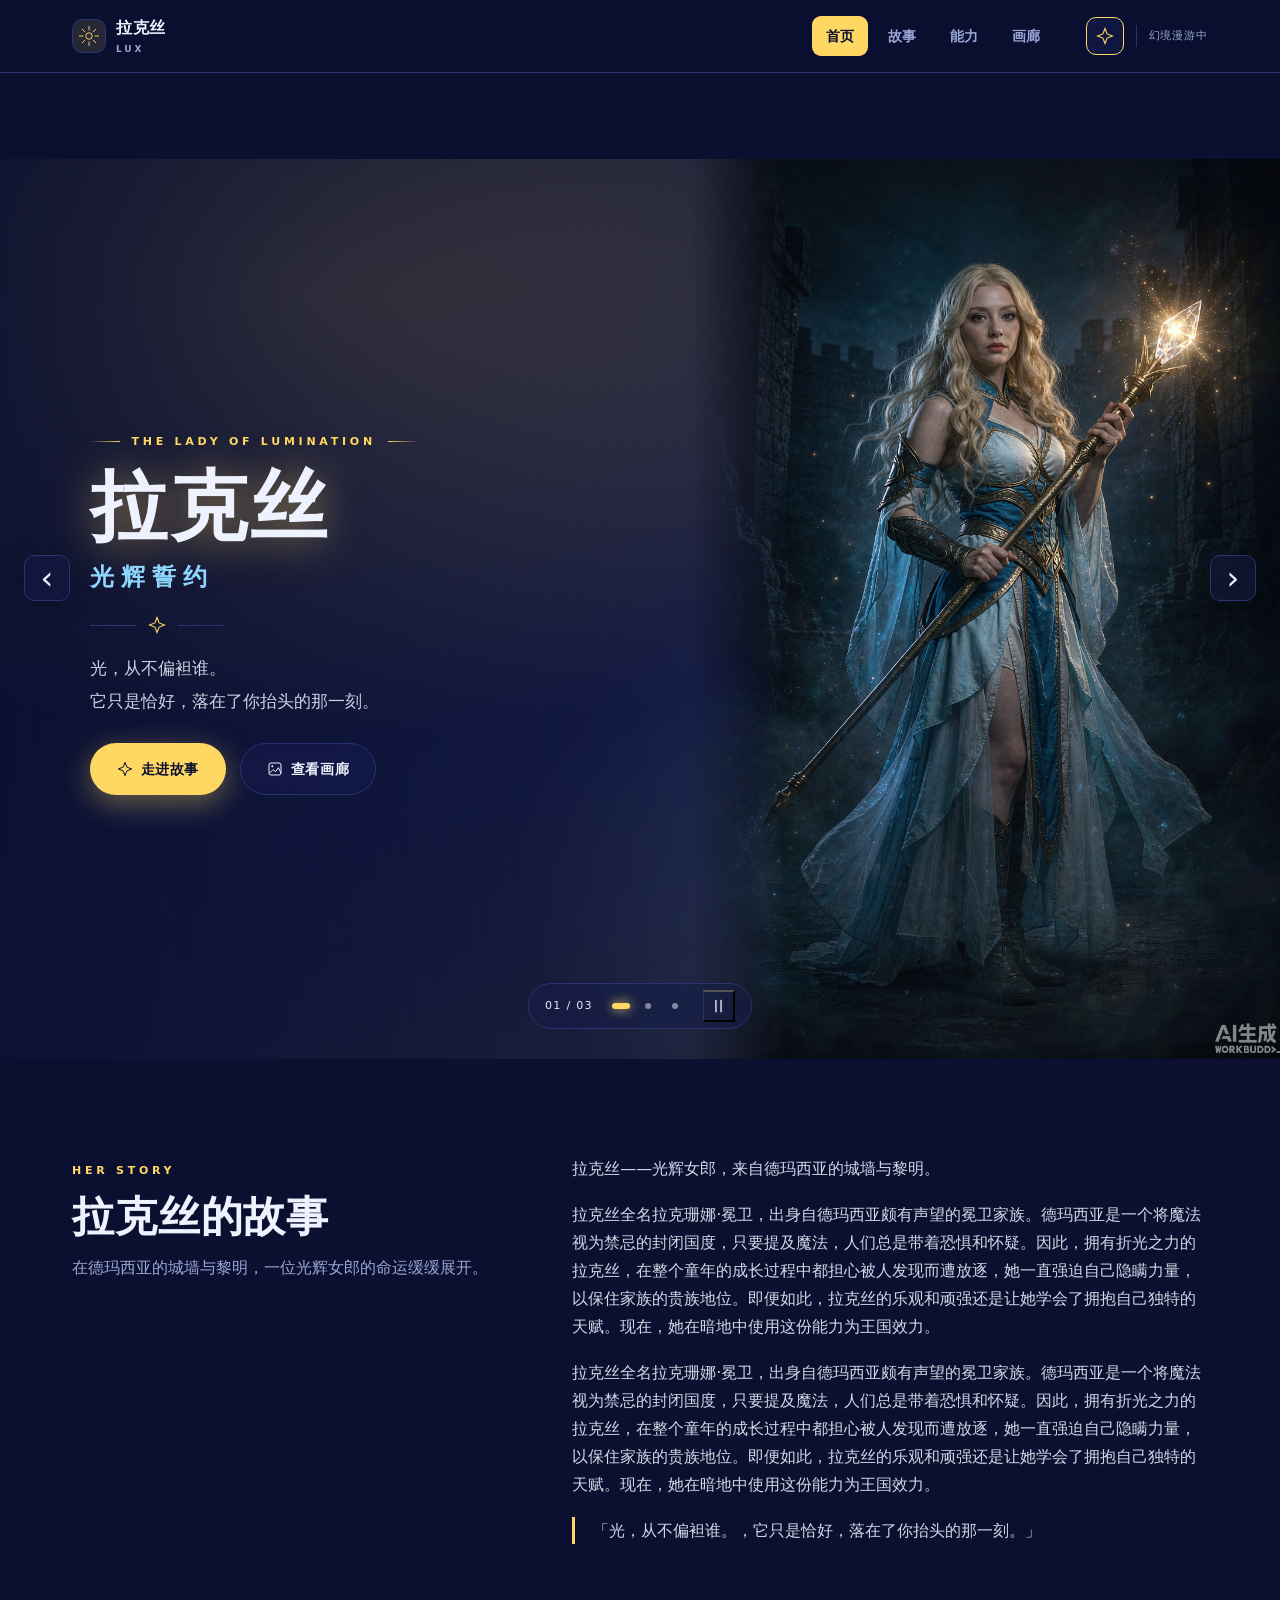
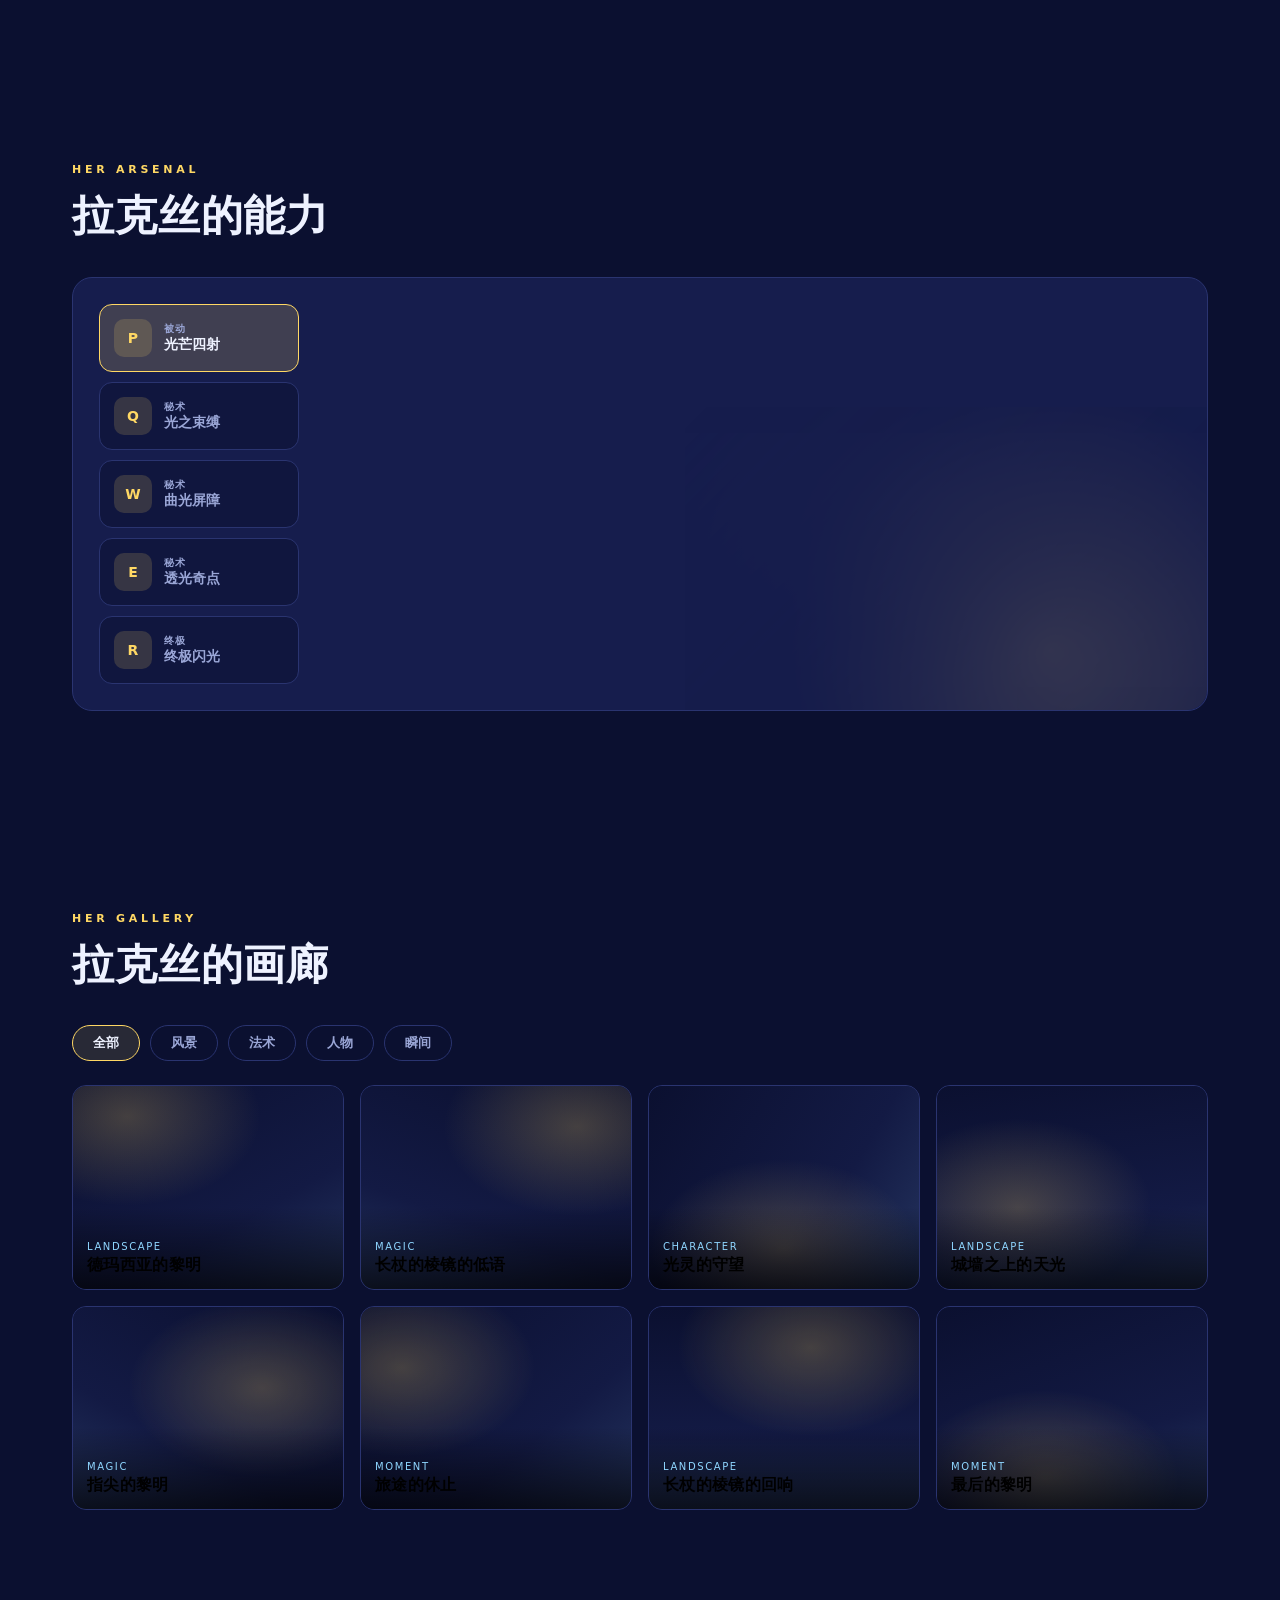
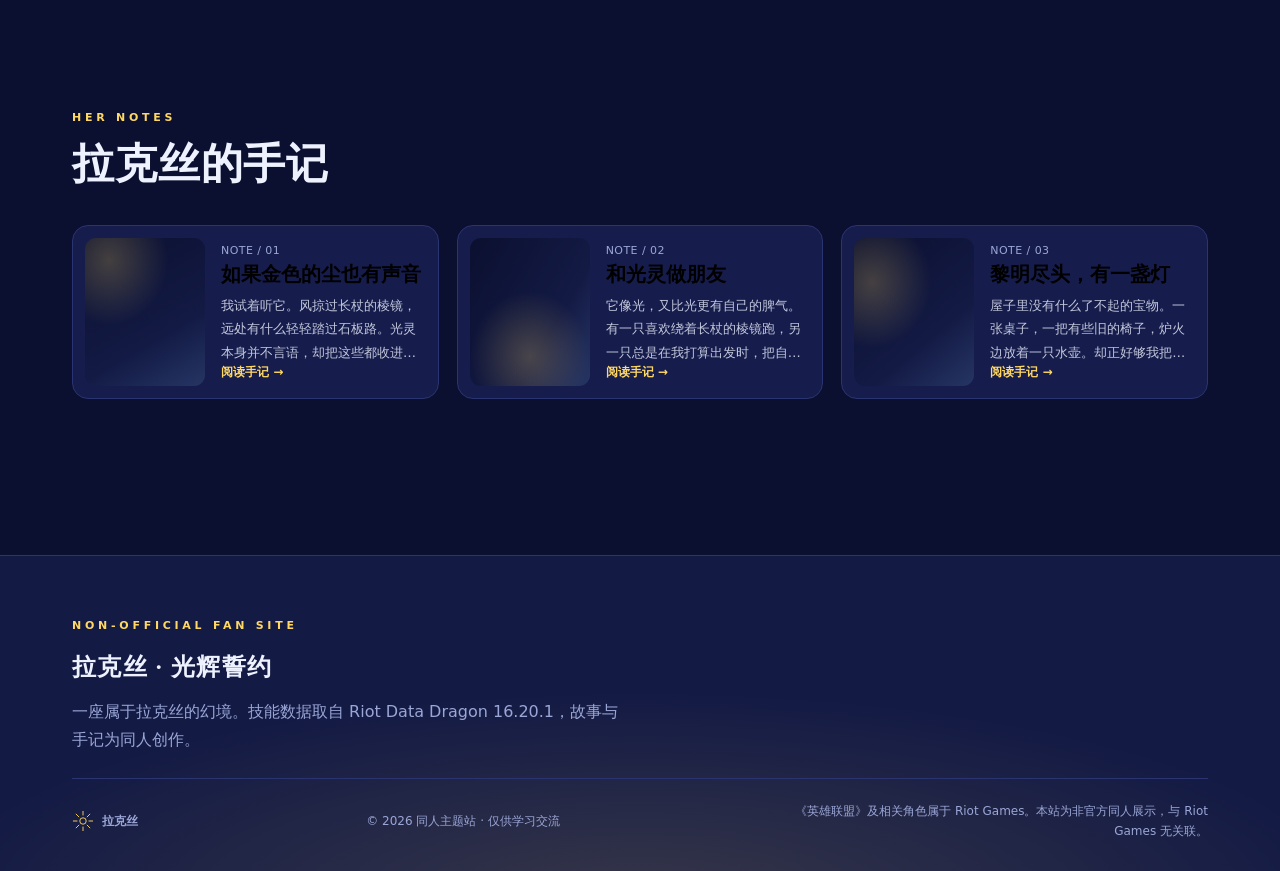
<file: index.html>
<!doctype html>
<html lang="zh-CN">
<head>
  <meta charset="utf-8">
  <meta name="viewport" content="width=device-width, initial-scale=1">
  <meta name="theme-color" content="#0b1030">
  <meta name="description" content="拉克丝（光辉女郎）非官方同人主题站——在德玛西亚的城墙与黎明的幻境里，重温她的技能、故事与瞬间。">
  <title>拉克丝 · 光辉誓约</title>
  <link rel="icon" type="image/svg+xml" href="assets/favicon.svg">
  <link rel="stylesheet" href="styles.css">
  <script src="script.js" defer></script>
</head>
<body>
  <a class="skip-link" href="#main">跳到主要内容</a>
  <svg class="icon-library" aria-hidden="true" xmlns="http://www.w3.org/2000/svg">
    <symbol id="icon-sigil" viewBox="0 0 48 48"><circle cx="24" cy="24" r="7" fill="none" stroke="currentColor" stroke-width="2"/><g stroke="currentColor" stroke-width="2" stroke-linecap="round"><line x1="24" y1="3" x2="24" y2="11"/><line x1="24" y1="37" x2="24" y2="45"/><line x1="3" y1="24" x2="11" y2="24"/><line x1="37" y1="24" x2="45" y2="24"/><line x1="9" y1="9" x2="15" y2="15"/><line x1="33" y1="33" x2="39" y2="39"/><line x1="39" y1="9" x2="33" y2="15"/><line x1="15" y1="33" x2="9" y2="39"/></g></symbol>
    <symbol id="icon-star" viewBox="0 0 24 24"><path d="m12 2 2.8 7.2L22 12l-7.2 2.8L12 22l-2.8-7.2L2 12l7.2-2.8L12 2Z" fill="none" stroke="currentColor" stroke-width="1.5"/></symbol>
    <symbol id="icon-moon" viewBox="0 0 24 24"><path d="M20.8 14A9 9 0 0 1 10 3.2 9 9 0 1 0 20.8 14Z" fill="none" stroke="currentColor" stroke-width="1.5"/></symbol>
    <symbol id="icon-image" viewBox="0 0 24 24"><rect x="3" y="3" width="18" height="18" rx="3" fill="none" stroke="currentColor" stroke-width="1.5"/><circle cx="8" cy="8" r="1.5" fill="currentColor"/><path d="m4 18 5-5 4 3 4-6 4 8" fill="none" stroke="currentColor" stroke-width="1.5"/></symbol>
    <symbol id="icon-book" viewBox="0 0 24 24"><path d="M12 6C9 3 5 3 2 4v15c4-1 7 0 10 2 3-2 6-3 10-2V4c-3-1-7-1-10 2Zm0 0v15" fill="none" stroke="currentColor" stroke-width="1.5"/></symbol>
  </svg>

  <header class="site-header">
    <nav class="navigation" aria-label="主导航">
      <a class="brand" href="#home" aria-label="拉克丝首页"><span class="brand-mark"><svg><use href="#icon-sigil"/></svg></span><span>拉克丝<small>LUX</small></span></a>
      <div class="nav-links" id="nav-menu">
        <a href="#home" class="active">首页</a><a href="#story-detail">故事</a><a href="#ability-detail">能力</a><a href="#gallery">画廊</a>
      </div>
      <div class="nav-tools"><button class="icon-button atmosphere-button" type="button" aria-label="关闭粒子效果" aria-pressed="true" title="粒子效果"><svg><use href="#icon-star"/></svg></button><span class="nav-divider"></span><span class="nav-note">幻境漫游中</span><button class="menu-toggle icon-button" type="button" aria-controls="nav-menu" aria-expanded="false" aria-label="打开导航菜单"><span></span><span></span></button></div>
    </nav>
  </header>

  <main id="main">
    <section id="home" class="hero" aria-labelledby="hero-title" aria-roledescription="轮播图">
      <div class="hero-slides"><div class="hero-track" id="hero-track">
        <div class="hero-image" data-label="主视觉" role="img" aria-label="主视觉：拉克丝的主题幻境" aria-hidden="true" style="background:radial-gradient(120% 90% at 25% 15%, #ffd86440 0%, transparent 55%), radial-gradient(90% 80% at 85% 80%, #8fd6ff2e 0%, transparent 50%), linear-gradient(155deg, #0b1030 0%, #131a44 55%, #ffd8641f 100%)"></div>
<div class="hero-image" data-label="幻境" role="img" aria-label="幻境：拉克丝的主题幻境" aria-hidden="true" style="background:radial-gradient(100% 100% at 80% 20%, #8fd6ff33 0%, transparent 55%), linear-gradient(200deg, #131a44 0%, #0b1030 60%, #ffd86422 100%)"></div>
<div class="hero-image" data-label="余光" role="img" aria-label="余光：拉克丝的主题幻境" aria-hidden="true" style="background:radial-gradient(110% 90% at 50% 90%, #ffd86433 0%, transparent 55%), linear-gradient(120deg, #0b1030 0%, #131a44 70%, #8fd6ff1f 100%)"></div>
      </div></div>
      <div class="hero-shade"></div><div class="particles" aria-hidden="true"></div>
      <div class="hero-portrait"><img src="assets/hero.png" alt="拉克丝（光辉女郎）角色形象插画" width="1024" height="1536" fetchpriority="high"></div>
      <button class="hero-arrow hero-previous icon-button" type="button" aria-label="上一张主视觉" aria-controls="hero-track" hidden>‹</button>
      <button class="hero-arrow hero-next icon-button" type="button" aria-label="下一张主视觉" aria-controls="hero-track" hidden>›</button>
      <div class="hero-content">
        <p class="eyebrow"><span></span> THE LADY OF LUMINATION <span></span></p>
        <h1 id="hero-title">拉克丝</h1>
        <p class="hero-subtitle">光辉誓约</p>
        <div class="ornament" aria-hidden="true"><i></i><svg><use href="#icon-star"/></svg><i></i></div>
        <p class="hero-description">光，从不偏袒谁。<br>它只是恰好，落在了你抬头的那一刻。</p>
        <div class="hero-actions"><a class="button button-primary" href="#story-detail"><svg><use href="#icon-star"/></svg>走进故事</a><a class="button button-glass" href="#gallery"><svg><use href="#icon-image"/></svg>查看画廊</a></div>
      </div>
      <div class="hero-carousel-controls" role="group" aria-label="主视觉轮播控制" hidden>
        <span class="hero-slide-count" aria-hidden="true">01 / 03</span>
        <div class="hero-dots"><button type="button" class="hero-dot" data-hero-slide="0" aria-label="切换到第 1 张主视觉" aria-controls="hero-track" aria-pressed="true"></button><button type="button" class="hero-dot" data-hero-slide="1" aria-label="切换到第 2 张主视觉" aria-controls="hero-track" aria-pressed="false"></button><button type="button" class="hero-dot" data-hero-slide="2" aria-label="切换到第 3 张主视觉" aria-controls="hero-track" aria-pressed="false"></button></div>
        <button class="hero-play-toggle" type="button" aria-label="暂停自动轮播" aria-controls="hero-track" aria-pressed="false"><span aria-hidden="true">Ⅱ</span></button>
      </div>
      <span class="sr-only" id="hero-slide-status" role="status" aria-live="polite" aria-atomic="true"></span>
    </section>

    <section id="story-detail" class="story-section" aria-labelledby="story-title">
      <div class="story-inner">
        <div class="section-heading">
          <p class="eyebrow">HER STORY</p>
          <h2 id="story-title">拉克丝的故事</h2>
          <p class="section-intro">在德玛西亚的城墙与黎明，一位光辉女郎的命运缓缓展开。</p>
        </div>
        <div class="story-copy">
          <p class="story-description">拉克丝——光辉女郎，来自德玛西亚的城墙与黎明。</p><p>拉克丝全名拉克珊娜·冕卫，出身自德玛西亚颇有声望的冕卫家族。德玛西亚是一个将魔法视为禁忌的封闭国度，只要提及魔法，人们总是带着恐惧和怀疑。因此，拥有折光之力的拉克丝，在整个童年的成长过程中都担心被人发现而遭放逐，她一直强迫自己隐瞒力量，以保住家族的贵族地位。即便如此，拉克丝的乐观和顽强还是让她学会了拥抱自己独特的天赋。现在，她在暗地中使用这份能力为王国效力。</p><p>拉克丝全名拉克珊娜·冕卫，出身自德玛西亚颇有声望的冕卫家族。德玛西亚是一个将魔法视为禁忌的封闭国度，只要提及魔法，人们总是带着恐惧和怀疑。因此，拥有折光之力的拉克丝，在整个童年的成长过程中都担心被人发现而遭放逐，她一直强迫自己隐瞒力量，以保住家族的贵族地位。即便如此，拉克丝的乐观和顽强还是让她学会了拥抱自己独特的天赋。现在，她在暗地中使用这份能力为王国效力。</p><p class="story-quote">「光，从不偏袒谁。，它只是恰好，落在了你抬头的那一刻。」</p>
        </div>
      </div>
    </section>

    <section id="ability-detail" class="abilities-section" aria-labelledby="ability-title">
      <div class="section-heading">
        <p class="eyebrow">HER ARSENAL</p>
        <h2 id="ability-title">拉克丝的能力</h2>
      </div>
      <div class="ability-panel">
        <div class="ability-tabs" role="tablist" aria-label="技能切换">
          <button id="tab-passive" role="tab" data-ability="passive" aria-selected="true" aria-controls="ability-content" tabindex="0"><span class="ability-badge">P</span><span><small>被动</small>光芒四射</span></button>
<button id="tab-q" role="tab" data-ability="q" aria-selected="false" aria-controls="ability-content" tabindex="-1"><span class="ability-badge">Q</span><span><small>秘术</small>光之束缚</span></button>
<button id="tab-w" role="tab" data-ability="w" aria-selected="false" aria-controls="ability-content" tabindex="-1"><span class="ability-badge">W</span><span><small>秘术</small>曲光屏障</span></button>
<button id="tab-e" role="tab" data-ability="e" aria-selected="false" aria-controls="ability-content" tabindex="-1"><span class="ability-badge">E</span><span><small>秘术</small>透光奇点</span></button>
<button id="tab-r" role="tab" data-ability="r" aria-selected="false" aria-controls="ability-content" tabindex="-1"><span class="ability-badge">R</span><span><small>终极</small>终极闪光</span></button>
        </div>
        <div class="ability-content" id="ability-content" role="tabpanel" tabindex="0" aria-labelledby="tab-passive">
          <p class="eyebrow" id="ability-label"></p>
          <h3 id="ability-name"></h3>
          <p id="ability-description"></p>
        </div>
        <div class="ability-art" aria-hidden="true"></div>
      </div>
    </section>

    <section id="gallery" class="gallery-section" aria-labelledby="gallery-title">
      <div class="section-heading">
        <p class="eyebrow">HER GALLERY</p>
        <h2 id="gallery-title">拉克丝的画廊</h2>
      </div>
      <div class="gallery-filters" role="group" aria-label="画廊分类筛选">
        <button type="button" data-filter="all" class="selected" aria-pressed="true">全部</button>
        <button type="button" data-filter="landscape" aria-pressed="false">风景</button>
        <button type="button" data-filter="magic" aria-pressed="false">法术</button>
        <button type="button" data-filter="character" aria-pressed="false">人物</button>
        <button type="button" data-filter="moment" aria-pressed="false">瞬间</button>
      </div>
      <div class="gallery-grid">
        <button class="gallery-item" data-category="landscape" data-scene="1" aria-label="查看：德玛西亚的黎明"><span class="gallery-art scene-1" aria-hidden="true"></span><span class="gallery-caption"><small>LANDSCAPE</small><strong>德玛西亚的黎明</strong></span></button>
<button class="gallery-item" data-category="magic" data-scene="2" aria-label="查看：长杖的棱镜的低语"><span class="gallery-art scene-2" aria-hidden="true"></span><span class="gallery-caption"><small>MAGIC</small><strong>长杖的棱镜的低语</strong></span></button>
<button class="gallery-item" data-category="character" data-scene="3" aria-label="查看：光灵的守望"><span class="gallery-art scene-3" aria-hidden="true"></span><span class="gallery-caption"><small>CHARACTER</small><strong>光灵的守望</strong></span></button>
<button class="gallery-item" data-category="landscape" data-scene="4" aria-label="查看：城墙之上的天光"><span class="gallery-art scene-4" aria-hidden="true"></span><span class="gallery-caption"><small>LANDSCAPE</small><strong>城墙之上的天光</strong></span></button>
<button class="gallery-item" data-category="magic" data-scene="5" aria-label="查看：指尖的黎明"><span class="gallery-art scene-5" aria-hidden="true"></span><span class="gallery-caption"><small>MAGIC</small><strong>指尖的黎明</strong></span></button>
<button class="gallery-item" data-category="moment" data-scene="6" aria-label="查看：旅途的休止"><span class="gallery-art scene-6" aria-hidden="true"></span><span class="gallery-caption"><small>MOMENT</small><strong>旅途的休止</strong></span></button>
<button class="gallery-item" data-category="landscape" data-scene="7" aria-label="查看：长杖的棱镜的回响"><span class="gallery-art scene-7" aria-hidden="true"></span><span class="gallery-caption"><small>LANDSCAPE</small><strong>长杖的棱镜的回响</strong></span></button>
<button class="gallery-item" data-category="moment" data-scene="8" aria-label="查看：最后的黎明"><span class="gallery-art scene-8" aria-hidden="true"></span><span class="gallery-caption"><small>MOMENT</small><strong>最后的黎明</strong></span></button>
      </div>
    </section>

    <section id="journal" class="journal-section" aria-labelledby="journal-title">
      <div class="section-heading">
        <p class="eyebrow">HER NOTES</p>
        <h2 id="journal-title">拉克丝的手记</h2>
      </div>
      <div class="journal-list">
        <button class="journal-card" data-article="0" aria-label="阅读：如果金色的尘也有声音"><span class="journal-art scene-1" aria-hidden="true"></span><span class="journal-copy"><span class="journal-meta">NOTE / 01</span><strong>如果金色的尘也有声音</strong><span class="journal-excerpt">我试着听它。风掠过长杖的棱镜，远处有什么轻轻踏过石板路。光灵本身并不言语，却把这些都收进了夜色。</span><span class="read-label">阅读手记 →</span></span></button>
<button class="journal-card" data-article="1" aria-label="阅读：和光灵做朋友"><span class="journal-art scene-3" aria-hidden="true"></span><span class="journal-copy"><span class="journal-meta">NOTE / 02</span><strong>和光灵做朋友</strong><span class="journal-excerpt">它像光，又比光更有自己的脾气。有一只喜欢绕着长杖的棱镜跑，另一只总是在我打算出发时，把自己团成一小团。我分不清那是不是休息，但我决定尊重它的安排。</span><span class="read-label">阅读手记 →</span></span></button>
<button class="journal-card" data-article="2" aria-label="阅读：黎明尽头，有一盏灯"><span class="journal-art scene-6" aria-hidden="true"></span><span class="journal-copy"><span class="journal-meta">NOTE / 03</span><strong>黎明尽头，有一盏灯</strong><span class="journal-excerpt">屋子里没有什么了不起的宝物。一张桌子，一把有些旧的椅子，炉火边放着一只水壶。却正好够我把斗篷晾开，把长杖的棱镜摊在桌上，让赶了一天路的手指慢慢暖起来。</span><span class="read-label">阅读手记 →</span></span></button>
      </div>
    </section>
  </main>

  <footer class="site-footer">
    <div class="footer-glow" aria-hidden="true"></div>
    <div class="footer-content">
      <p class="eyebrow">NON-OFFICIAL FAN SITE</p>
      <h2>拉克丝 · 光辉誓约</h2>
      <p>一座属于拉克丝的幻境。技能数据取自 Riot Data Dragon 16.20.1，故事与手记为同人创作。</p>
      <div class="footer-bottom">
        <p class="footer-brand"><svg class="footer-mark"><use href="#icon-sigil"/></svg> 拉克丝</p>
        <p>© <span id="copyright-year">2026</span> 同人主题站 · 仅供学习交流</p>
        <p class="legal-note">《英雄联盟》及相关角色属于 Riot Games。本站为非官方同人展示，与 Riot Games 无关联。</p>
      </div>
    </div>
  </footer>

  <dialog class="lightbox" id="gallery-dialog" aria-label="画廊大图">
    <button class="dialog-close icon-button" type="button" aria-label="关闭大图">×</button>
    <div class="lightbox-image" id="lightbox-image" role="img" aria-label=""></div>
    <div class="lightbox-bottom">
      <h2 id="lightbox-title"></h2>
      <div class="lightbox-nav">
        <button class="icon-button" id="gallery-prev" type="button" aria-label="上一张">‹</button>
        <span id="lightbox-counter"></span>
        <button class="icon-button" id="gallery-next" type="button" aria-label="下一张">›</button>
      </div>
    </div>
  </dialog>

  <dialog class="article" id="article-dialog" aria-label="手记阅读">
    <button class="dialog-close icon-button" type="button" aria-label="关闭手记">×</button>
    <div class="article-cover" id="article-cover"></div>
    <div class="article-body">
      <h2 id="article-title"></h2>
      <div id="article-content"></div>
    </div>
  </dialog>
</body>
</html>
</file>
<file: styles.css>
/* ====== 拉克丝 · 主题变量 ====== */
:root{
  --bg:#0b1030; --bg-2:#131a44; --panel:#161d4d;
  --primary:#ffd864; --primary-2:#ffb347; --accent:#8fd6ff;
  --text:#eef2ff; --muted:#9aa6d6; --line:#2a3470; --flake:#ffe9a8;
  --sans:"PingFang SC","Microsoft YaHei","Hiragino Sans GB",system-ui,-apple-system,"Segoe UI",Roboto,sans-serif;
  --serif:"Songti SC","SimSun",Georgia,"Times New Roman",serif;
}
*{box-sizing:border-box;margin:0;padding:0}
html{scroll-behavior:smooth;scroll-padding-top:84px}
body{background:var(--bg);color:var(--text);font-family:var(--sans);line-height:1.75;-webkit-font-smoothing:antialiased;overflow-x:hidden}
a{color:inherit;text-decoration:none}
img{max-width:100%;display:block}
.sr-only{position:absolute;width:1px;height:1px;padding:0;margin:-1px;overflow:hidden;clip-path:inset(50%);white-space:nowrap;border:0}
.skip-link{position:fixed;left:14px;top:-60px;z-index:60;background:var(--primary);color:var(--bg);padding:9px 16px;border-radius:8px;font-weight:700;transition:top .25s}
.skip-link:focus{top:14px}
:focus-visible{outline:2px solid var(--accent);outline-offset:3px;border-radius:4px}

/* ====== header / nav ====== */
.site-header{position:fixed;inset:0 0 auto;z-index:50;backdrop-filter:blur(14px);background:color-mix(in srgb,var(--bg) 72%,transparent);border-bottom:1px solid var(--line)}
.navigation{max-width:1180px;margin:0 auto;display:flex;align-items:center;gap:18px;padding:14px 22px}
.brand{display:flex;align-items:center;gap:10px;font-weight:800;letter-spacing:.04em}
.brand-mark{width:34px;height:34px;display:grid;place-items:center;color:var(--primary);border:1px solid var(--line);border-radius:10px;background:color-mix(in srgb,var(--primary) 12%,transparent)}
.brand-mark svg{width:22px;height:22px}
.brand small{display:block;font-size:9px;letter-spacing:.32em;color:var(--muted);font-weight:600}
.nav-links{display:flex;gap:6px;margin-left:auto}
.nav-links a{padding:8px 14px;border-radius:9px;color:var(--muted);font-size:14px;font-weight:600;transition:.2s}
.nav-links a:hover{color:var(--text);background:color-mix(in srgb,var(--primary) 12%,transparent)}
.nav-links a.active{color:var(--bg);background:var(--primary)}
.nav-tools{display:flex;align-items:center;gap:12px;margin-left:14px}
.nav-divider{width:1px;height:22px;background:var(--line)}
.nav-note{font-size:11px;color:var(--muted);letter-spacing:.08em}
.icon-button{display:grid;place-items:center;width:38px;height:38px;border-radius:10px;border:1px solid var(--line);background:color-mix(in srgb,var(--panel) 60%,transparent);color:var(--text);cursor:pointer;transition:.2s}
.icon-button:hover{border-color:var(--primary);color:var(--primary)}
.icon-button svg{width:18px;height:18px;fill:currentColor}
.atmosphere-button[aria-pressed="true"]{color:var(--primary);border-color:var(--primary)}
.menu-toggle{display:none;flex-direction:column;gap:4px}
.menu-toggle span{width:18px;height:2px;background:currentColor;border-radius:2px}
@media(max-width:760px){.nav-links{position:fixed;inset:64px 14px auto;flex-direction:column;background:var(--bg-2);border:1px solid var(--line);border-radius:14px;padding:10px;gap:4px;display:none}
.nav-links.open{display:flex}
.nav-links a{padding:12px 14px}
.menu-toggle{display:flex}
.nav-note{display:none}}

/* ====== hero ====== */
.hero{position:relative;height:100svh;min-height:640px;display:flex;align-items:center;overflow:hidden}
.hero-slides{position:absolute;inset:0;z-index:-4;overflow:hidden}
.hero-portrait{position:absolute;top:0;right:0;bottom:0;width:min(46vw,660px);z-index:-3;pointer-events:none}
.hero-portrait img{width:100%;height:100%;object-fit:cover;object-position:50% 16%;display:block;-webkit-mask-image:linear-gradient(90deg,transparent 0,#000 16%);mask-image:linear-gradient(90deg,transparent 0,#000 16%);filter:drop-shadow(0 0 60px color-mix(in srgb,var(--primary) 26%,transparent))}
.hero-track{display:flex;width:100%;height:100%;will-change:transform}
.hero-track.is-ready{transition:transform .8s cubic-bezier(.65,0,.35,1)}
.hero-track>.hero-image{flex:0 0 100%;width:100%;height:100%;min-width:0;background-size:cover;background-position:center}
.hero-shade{position:absolute;inset:0;z-index:-2;background:linear-gradient(90deg,color-mix(in srgb,var(--bg) 80%,transparent) 0%,color-mix(in srgb,var(--bg) 32%,transparent) 36%,transparent 60%)}
.particles{position:absolute;inset:0;z-index:-1;pointer-events:none;overflow:hidden}
.snowflake{position:absolute;top:-8%;width:6px;height:6px;border-radius:50%;background:var(--flake);opacity:.7;box-shadow:0 0 8px var(--flake);animation:fall linear infinite}
@keyframes fall{0%{transform:translateY(-10vh) translateX(0)}100%{transform:translateY(112vh) translateX(20px)}}
.hero-content{position:relative;z-index:3;width:min(560px,46vw);padding:110px 0;margin:0 0 0 7vw;text-align:left}
.eyebrow{display:inline-flex;align-items:center;gap:12px;font-size:11px;letter-spacing:.34em;color:var(--primary);font-weight:700}
.eyebrow span{width:30px;height:1px;background:linear-gradient(90deg,transparent,var(--primary))}
.eyebrow span:last-child{background:linear-gradient(90deg,var(--primary),transparent)}
.hero h1{font-family:var(--serif);font-size:clamp(56px,6vw,92px);line-height:1.06;margin:16px 0 8px;letter-spacing:.04em;text-shadow:0 4px 40px color-mix(in srgb,var(--primary) 50%,transparent)}
.hero-subtitle{font-size:24px;color:var(--accent);letter-spacing:.3em;font-weight:600}
.ornament{display:flex;align-items:center;gap:12px;margin:18px 0}
.ornament i{width:46px;height:1px;background:var(--line)}
.ornament svg{width:18px;height:18px;color:var(--primary);fill:none;stroke:var(--primary);stroke-width:1.4}
.hero-description{font-size:17px;color:color-mix(in srgb,var(--text) 86%,transparent);line-height:1.9}
.hero-actions{display:flex;gap:14px;margin-top:26px;flex-wrap:wrap}
.button{display:inline-flex;align-items:center;gap:8px;padding:13px 26px;border-radius:30px;font-weight:700;font-size:14px;letter-spacing:.04em;transition:.2s;border:1px solid transparent}
.button svg{width:16px;height:16px;fill:currentColor}
.button-primary{background:var(--primary);color:var(--bg);box-shadow:0 8px 30px color-mix(in srgb,var(--primary) 40%,transparent)}
.button-primary:hover{transform:translateY(-2px);box-shadow:0 12px 38px color-mix(in srgb,var(--primary) 55%,transparent)}
.button-glass{background:color-mix(in srgb,var(--panel) 55%,transparent);border-color:var(--line);color:var(--text);backdrop-filter:blur(8px)}
.button-glass:hover{border-color:var(--primary);color:var(--primary)}
.hero-arrow{position:absolute;top:44%;z-index:4;width:46px;height:46px;background:color-mix(in srgb,var(--panel) 40%,transparent);border-color:var(--line);backdrop-filter:blur(15px);font:32px/1 var(--sans);box-shadow:0 4px 25px rgba(0,0,0,.25)}
.hero-previous{left:24px}.hero-next{right:24px}
.hero-arrow[aria-disabled="true"]{opacity:.55}
.hero-carousel-controls{position:absolute;left:50%;bottom:30px;transform:translateX(-50%);z-index:4;display:flex;align-items:center;gap:16px;border:1px solid var(--line);border-radius:30px;padding:6px 16px;background:color-mix(in srgb,var(--panel) 45%,transparent);backdrop-filter:blur(16px)}
.hero-slide-count{font-size:11px;letter-spacing:.12em;color:var(--text);white-space:nowrap}
.hero-dots{display:flex;gap:3px;align-items:center}
.hero-dot{position:relative;display:block;width:24px;height:30px;background:transparent;padding:0;border:0;cursor:pointer}
.hero-dot:after{content:"";position:absolute;left:50%;top:50%;width:6px;height:6px;border-radius:6px;background:color-mix(in srgb,var(--text) 50%,transparent);transform:translate(-50%,-50%);transition:.3s}
.hero-dot[aria-pressed="true"]:after{width:18px;background:var(--primary);box-shadow:0 0 12px var(--primary)}
.hero-play-toggle{display:grid;place-items:center;width:32px;height:32px;border-left:1px solid var(--line);background:none;padding:0;color:var(--text);font-size:17px;cursor:pointer}
.hero-dot[aria-disabled="true"]{cursor:default}

/* ====== sections ====== */
.story-section,.abilities-section,.gallery-section,.journal-section{padding:96px 22px;max-width:1180px;margin:0 auto}
.section-heading{margin-bottom:34px}
.section-heading h2{font-family:var(--serif);font-size:42px;line-height:1.25;margin-top:8px;letter-spacing:.02em}
.section-intro{color:var(--muted);max-width:620px;margin-top:10px}
.story-inner{display:grid;grid-template-columns:1fr 1.4fr;gap:46px;align-items:start}
.story-copy p{margin-bottom:18px;font-size:16px;color:color-mix(in srgb,var(--text) 88%,transparent)}
.story-quote{font-family:var(--serif);font-size:22px;color:var(--primary);border-left:3px solid var(--primary);padding-left:18px;line-height:1.7}
@media(max-width:860px){.hero{align-items:flex-end;min-height:600px}.hero-portrait{width:100%;left:0;right:auto;opacity:.62}.hero-portrait img{object-position:50% 12%;-webkit-mask-image:linear-gradient(180deg,#000 0 32%,transparent 74%);mask-image:linear-gradient(180deg,#000 0 32%,transparent 74%);filter:none}.hero-content{width:100%;max-width:640px;margin:0 auto;padding:0 22px 118px;text-align:center}.ornament{justify-content:center}.hero-actions{justify-content:center}.hero-shade{background:linear-gradient(180deg,rgba(0,0,0,.18) 0%,transparent 30%,transparent 46%,color-mix(in srgb,var(--bg) 94%,transparent) 100%)}}
@media(max-width:760px){.story-inner{grid-template-columns:1fr;gap:24px}.section-heading h2{font-size:32px}.hero-subtitle{font-size:18px}}

/* ====== abilities ====== */
.ability-panel{display:grid;grid-template-columns:200px 1fr;gap:26px;background:var(--panel);border:1px solid var(--line);border-radius:20px;padding:26px;position:relative;overflow:hidden;min-height:420px}
.ability-tabs{display:flex;flex-direction:column;gap:10px}
.ability-tabs button{display:flex;align-items:center;gap:12px;padding:14px;border-radius:13px;border:1px solid var(--line);background:color-mix(in srgb,var(--bg) 50%,transparent);color:var(--muted);cursor:pointer;text-align:left;transition:.2s;font-family:inherit}
.ability-tabs button:hover{border-color:var(--primary);color:var(--text)}
.ability-tabs button[aria-selected="true"]{background:color-mix(in srgb,var(--primary) 18%,transparent);border-color:var(--primary);color:var(--text)}
.ability-badge{flex:0 0 38px;width:38px;height:38px;display:grid;place-items:center;border-radius:10px;background:color-mix(in srgb,var(--primary) 16%,transparent);color:var(--primary);font-weight:800;font-size:15px}
.ability-tabs button small{display:block;font-size:10px;letter-spacing:.12em;color:var(--muted)}
.ability-tabs button span{font-weight:700;font-size:14px}
.ability-content{padding:6px 4px}
.ability-content .eyebrow{margin-bottom:8px}
.ability-content h3{font-family:var(--serif);font-size:34px;margin-bottom:14px}
.ability-content>p:not(.eyebrow){font-size:16px;color:color-mix(in srgb,var(--text) 86%,transparent);line-height:1.9}
.ability-art{position:absolute;right:0;bottom:0;width:46%;height:70%;opacity:.16;background:radial-gradient(80% 80% at 50% 30%, #ffd86440 0%, transparent 60%), linear-gradient(160deg, #131a44 0%, #0b1030 100%);border-radius:0 0 20px 0;mask-image:linear-gradient(135deg,transparent,#000);pointer-events:none}
.ability-art:before{content:"";position:absolute;inset:0;background:radial-gradient(circle at 70% 80%,var(--primary) 0,transparent 60%)}
@media(max-width:760px){.ability-panel{grid-template-columns:1fr;min-height:auto}.ability-tabs{flex-direction:row;flex-wrap:wrap}.ability-tabs button{flex:1 1 40%}.ability-art{display:none}}

/* ====== gallery ====== */
.gallery-filters{display:flex;gap:10px;flex-wrap:wrap;margin-bottom:24px}
.gallery-filters button{padding:8px 20px;border-radius:30px;border:1px solid var(--line);background:transparent;color:var(--muted);cursor:pointer;font-family:inherit;font-size:13px;font-weight:600;transition:.2s}
.gallery-filters button.selected,.gallery-filters button:hover{border-color:var(--primary);color:var(--text);background:color-mix(in srgb,var(--primary) 12%,transparent)}
.gallery-grid{display:grid;grid-template-columns:repeat(4,1fr);gap:16px}
.gallery-item{position:relative;border:1px solid var(--line);border-radius:14px;overflow:hidden;cursor:pointer;background:var(--bg-2);text-align:left;padding:0;font-family:inherit;transition:.2s}
.gallery-item:hover{transform:translateY(-4px);border-color:var(--primary);box-shadow:0 16px 40px rgba(0,0,0,.35)}
.gallery-art{display:block;aspect-ratio:4/3;width:100%}
.gallery-caption{position:absolute;left:0;right:0;bottom:0;padding:34px 14px 13px;background:linear-gradient(0deg,rgba(0,0,0,.7),transparent)}
.gallery-caption small{display:block;font-size:10px;letter-spacing:.16em;color:var(--accent)}
.gallery-caption strong{display:block;font-size:16px;letter-spacing:.02em;margin-top:3px}
@media(max-width:900px){.gallery-grid{grid-template-columns:repeat(2,1fr)}}
@media(max-width:420px){.gallery-grid{grid-template-columns:1fr}}

/* ====== journal ====== */
.journal-list{display:grid;grid-template-columns:repeat(3,1fr);gap:18px}
.journal-card{display:grid;grid-template-columns:120px 1fr;gap:16px;padding:12px;background:var(--panel);border:1px solid var(--line);border-radius:16px;align-items:center;min-height:170px;cursor:pointer;font-family:inherit;text-align:left;transition:.2s}
.journal-card:hover{border-color:var(--primary);transform:translateY(-3px)}
.journal-art{height:148px;border-radius:11px;background:radial-gradient(80% 80% at 50% 30%, #ffd86440 0%, transparent 60%), linear-gradient(160deg, #131a44 0%, #0b1030 100%)}
.journal-copy strong{display:block;font-size:20px;margin:4px 0;font-family:var(--serif)}
.journal-meta{font-size:11px;color:var(--muted);letter-spacing:.04em}
.journal-excerpt{font-size:13px;color:color-mix(in srgb,var(--text) 80%,transparent);line-height:1.8;display:-webkit-box;-webkit-line-clamp:3;-webkit-box-orient:vertical;overflow:hidden;margin-top:6px}
.read-label{font-size:12px;color:var(--primary);margin-top:8px;font-weight:700}
@media(max-width:760px){.journal-list{grid-template-columns:1fr}.journal-card{min-height:auto}.journal-art{height:120px}}

/* ====== footer ====== */
.site-footer{margin-top:60px;position:relative;border-top:1px solid var(--line);background:var(--bg-2)}
.footer-glow{position:absolute;inset:0;overflow:hidden;pointer-events:none}
.footer-glow:after{content:"";position:absolute;bottom:-30px;left:0;width:100%;height:300px;background:radial-gradient(80% 100% at 50% 100%,color-mix(in srgb,var(--primary) 30%,transparent),transparent 70%);opacity:.5}
.footer-content{max-width:1180px;margin:0 auto;padding:54px 22px 30px;position:relative}
.footer-content h2{font-family:var(--serif);font-size:24px;margin:8px 0 10px;letter-spacing:.06em}
.footer-content>p:not(.eyebrow){color:var(--muted);max-width:560px}
.footer-bottom{display:flex;align-items:center;justify-content:space-between;gap:16px;flex-wrap:wrap;padding-top:22px;border-top:1px solid var(--line);margin-top:24px}
.footer-brand{display:flex;align-items:center;gap:8px;font-weight:800}
.footer-mark{width:22px;height:22px;color:var(--primary)}
.footer-bottom p{font-size:12px;color:var(--muted)}
.legal-note{text-align:right;font-size:11px;line-height:1.7;max-width:420px}

/* ====== dialogs ====== */
.lightbox,.article{position:fixed;inset:0;margin:auto;width:min(92vw,860px);height:fit-content;max-height:90vh;border:1px solid var(--line);border-radius:18px;background:var(--bg-2);color:var(--text);padding:0;overflow:hidden}
.lightbox[open],.article[open]{display:flex;flex-direction:column}
.lightbox::backdrop,.article::backdrop{background:rgba(2,4,12,.78);backdrop-filter:blur(6px)}
.dialog-close{position:absolute;top:12px;right:12px;z-index:5;font-size:22px;line-height:1;width:40px;height:40px}
.lightbox-image{width:100%;height:min(60svh,520px);background-size:cover!important;background-position:center!important}
.lightbox-bottom{padding:18px 22px;display:flex;align-items:center;justify-content:space-between;gap:14px}
.lightbox-bottom h2{font-family:var(--serif);font-size:22px}
.lightbox-nav{display:flex;align-items:center;gap:12px}
.lightbox-nav span{font-size:12px;color:var(--muted)}
.article-cover{height:200px;background:radial-gradient(80% 80% at 50% 30%, #ffd86440 0%, transparent 60%), linear-gradient(160deg, #131a44 0%, #0b1030 100%)}
.article-body{padding:26px 28px 32px;overflow:auto}
.article-body h2{font-family:var(--serif);font-size:28px;margin-bottom:16px}
.article-body p{font-size:16px;line-height:1.95;margin-bottom:14px;color:color-mix(in srgb,var(--text) 90%,transparent)}
body.modal-open{overflow:hidden}
@media(max-width:760px){.lightbox-image{height:auto;aspect-ratio:4/3}.legal-note{text-align:left}}

/* ====== scene gradients ====== */
.scene-1{background:radial-gradient(90% 80% at 20% 15%, #ffd8643a 0%, transparent 55%), linear-gradient(150deg, #0b1030 0%, #131a44 65%, #8fd6ff22 100%)}
.scene-2{background:radial-gradient(90% 80% at 80% 20%, #ffd8643a 0%, transparent 55%), linear-gradient(200deg, #0b1030 0%, #131a44 65%, #8fd6ff22 100%)}
.scene-3{background:radial-gradient(90% 80% at 50% 80%, #ffd8643a 0%, transparent 55%), linear-gradient(120deg, #0b1030 0%, #131a44 65%, #8fd6ff22 100%)}
.scene-4{background:radial-gradient(90% 80% at 30% 60%, #ffd8643a 0%, transparent 55%), linear-gradient(170deg, #0b1030 0%, #131a44 65%, #8fd6ff22 100%)}
.scene-5{background:radial-gradient(90% 80% at 70% 40%, #ffd8643a 0%, transparent 55%), linear-gradient(210deg, #0b1030 0%, #131a44 65%, #8fd6ff22 100%)}
.scene-6{background:radial-gradient(90% 80% at 15% 30%, #ffd8643a 0%, transparent 55%), linear-gradient(140deg, #0b1030 0%, #131a44 65%, #8fd6ff22 100%)}
.scene-7{background:radial-gradient(90% 80% at 60% 20%, #ffd8643a 0%, transparent 55%), linear-gradient(180deg, #0b1030 0%, #131a44 65%, #8fd6ff22 100%)}
.scene-8{background:radial-gradient(90% 80% at 40% 85%, #ffd8643a 0%, transparent 55%), linear-gradient(160deg, #0b1030 0%, #131a44 65%, #8fd6ff22 100%)}

@media(prefers-reduced-motion:reduce){html{scroll-behavior:auto}*,*:before,*:after{animation:none!important;transition:none!important}.particles{display:none}}
</file>
